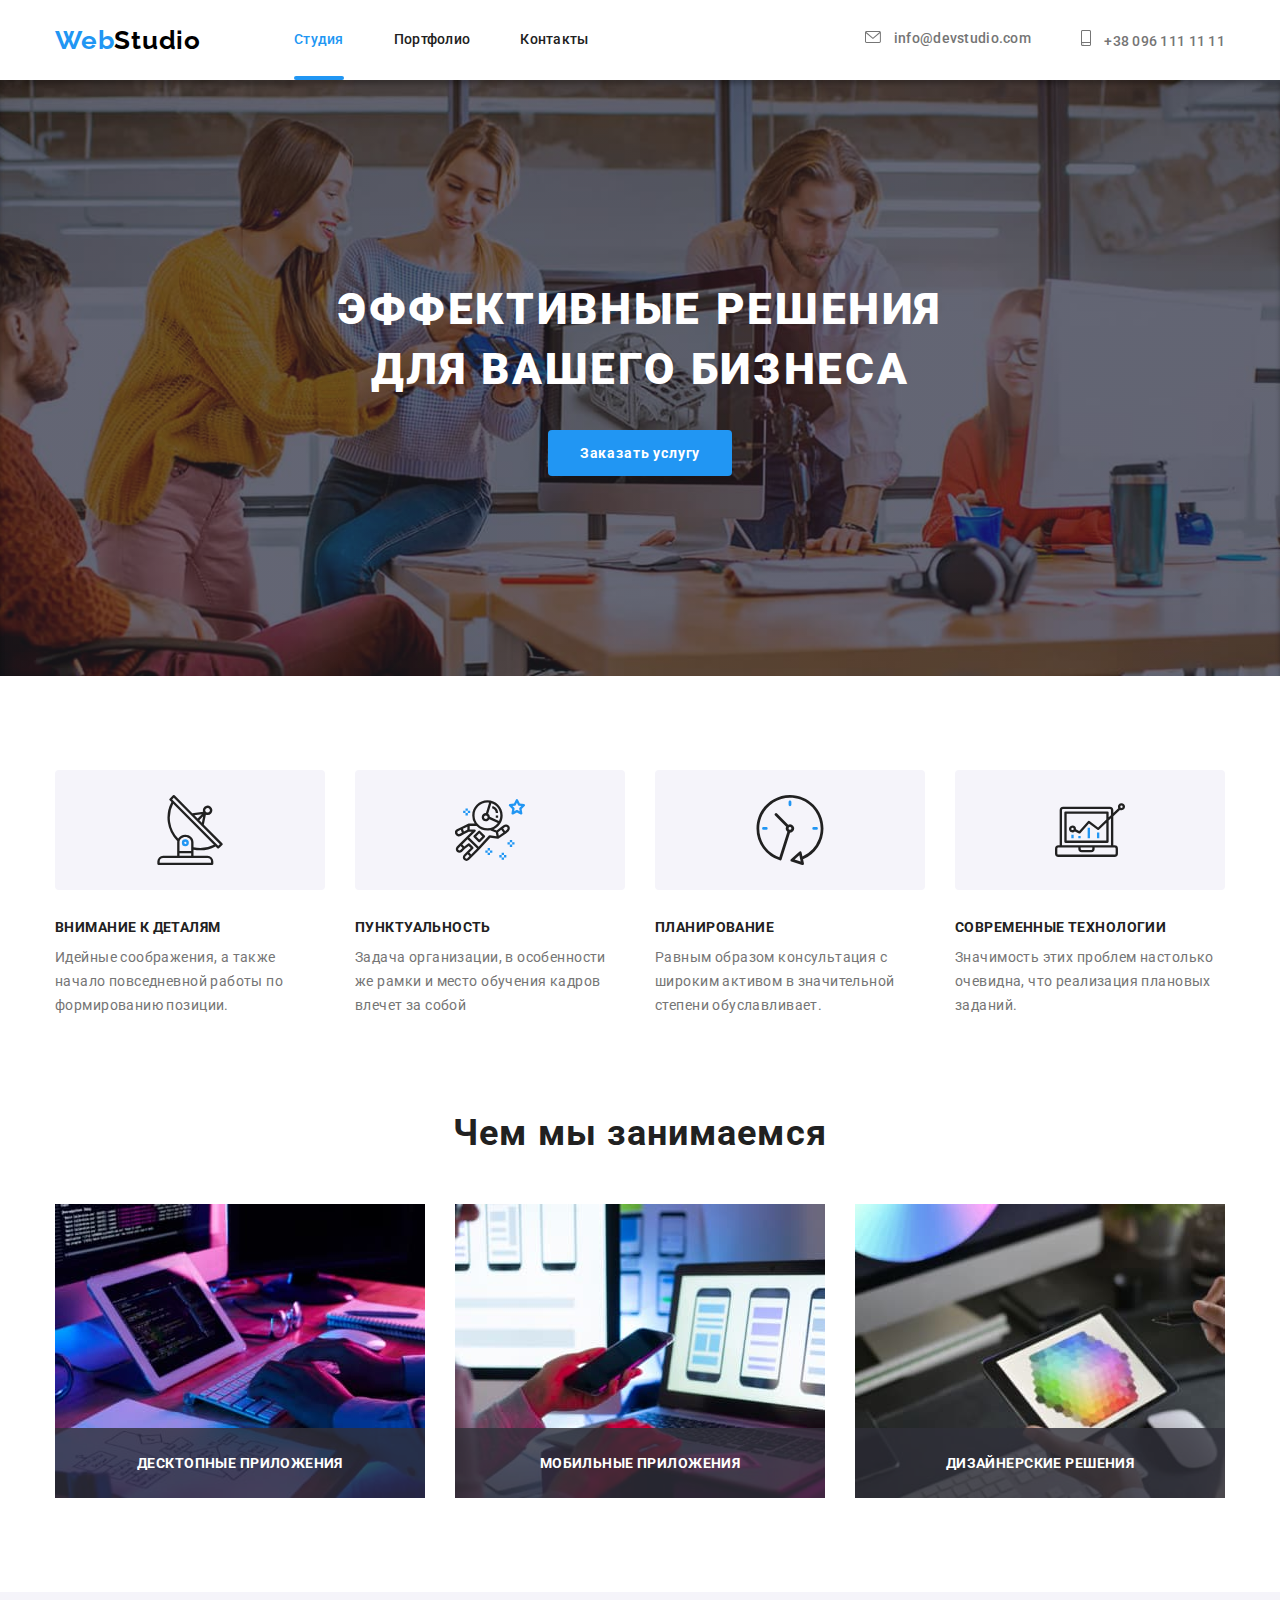
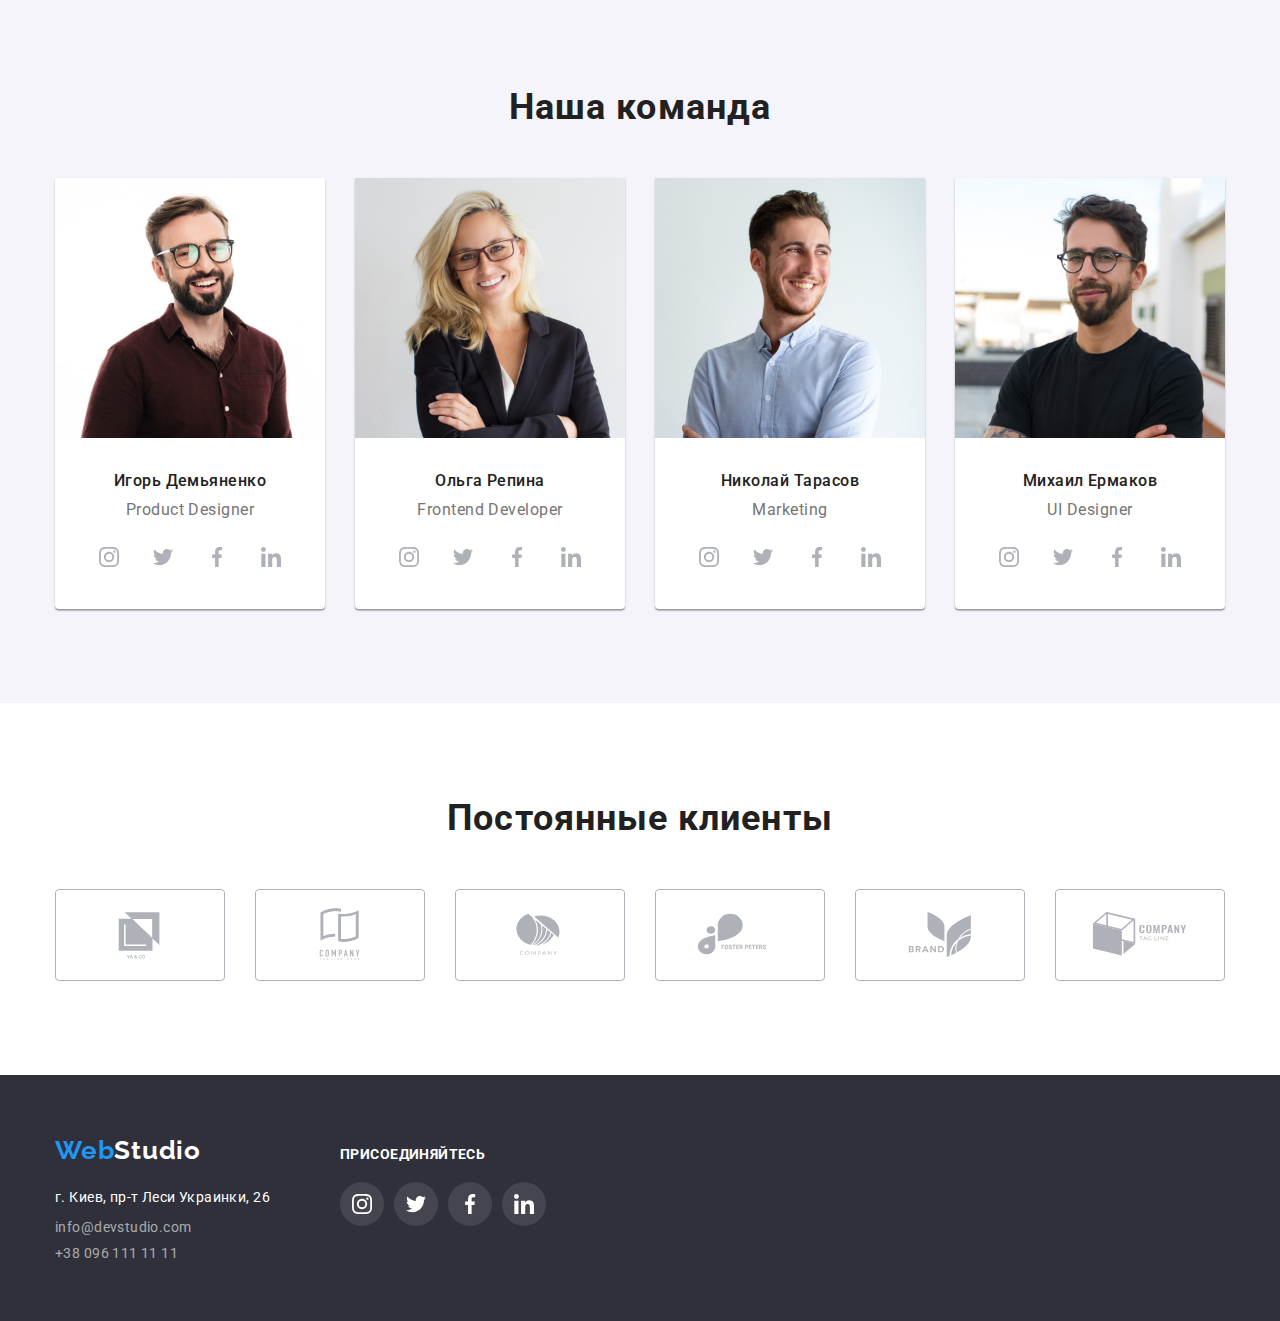
<file: index.html>
<!DOCTYPE html>
<html lang="ru">
  <head>
    <meta charset="UTF-8" />
    <meta http-equiv="X-UA-Compatible" content="IE=edge" />
    <meta name="viewport" content="width=device-width, initial-scale=1.0" />
    <!--fonts start-->
    <link rel="preconnect" href="https://fonts.googleapis.com" />
    <link rel="preconnect" href="https://fonts.gstatic.com" crossorigin />
    <link
      href="https://fonts.googleapis.com/css2?family=Raleway:wght@700&family=Roboto:wght@400;500;700;900&display=swap"
      rel="stylesheet"
    />
    <!--fonts end-->
    <!--normalise start-->
    <link
      rel="stylesheet"
      href="https://cdnjs.cloudflare.com/ajax/libs/modern-normalize/1.1.0/modern-normalize.min.css"
    />
    <!--normalise end-->
    <!--custom styles satrt-->
    <link rel="stylesheet" href="./CSS/styles.css" />
    <!--custom styles end-->
    <title>WebStudio - HomePage</title>
  </head>
  <body>
    <!--Шапка сайта-->
    <header class="header">
      <div class="container main-nav">
        <nav class="site-nav">
          <a class="link logo" href="./index.html" title="HomePage"> Web<span>Studio</span> </a>
          <ul class="list site-link">
            <li class="item"><a class="link current" href="./index.html">Студия</a></li>
            <li class="item"><a class="link" href="./portfolio.html">Портфолио</a></li>
            <li class="item"><a class="link" href="">Контакты</a></li>
          </ul>
        </nav>
        <ul class="list contact-link contact-flex">
          <li class="item">
            <a class="link" href="mailto:info@devstudio.com">
              <svg class="contact-linc-icon" height="12px" width="16px">
                <use href="./images/symbol-defs.svg#mail-icon"></use>
              </svg>
              info@devstudio.com
            </a>
          </li>
          <li class="item">
            <a class="link" href="tel:+380961111111">
              <svg class="contact-linc-icon" height="16px" width="10px">
                <use href="./images/symbol-defs.svg#tel-icon"></use>
              </svg>
              +38 096 111 11 11</a
            >
          </li>
        </ul>
      </div>
    </header>
    <main>
      <!--Герой-->
      <section class="hero">
        <h1 class="hero-title">Эффективные решения<br />для вашего бизнеса</h1>
        <button class="hero-btn" type="button" data-modal-open>Заказать услугу</button>
      </section>
      <!--Наши преимущества-->
      <section class="section">
        <div class="container">
          <h2 class="section-title features-section">Наши преимущества</h2>
          <ul class="list features flex-container">
            <li class="item flex-element">
              <div class="features-pic">
                <svg class="icon-features" width="70px" height="70px">
                  <use href="./images/symbol-defs.svg#antenna"></use>
                </svg>
              </div>
              <h3 class="features-title">Внимание к деталям</h3>
              <p class="about-features">
                Идейные соображения, а также начало повседневной работы по формированию позиции.
              </p>
            </li>
            <li class="item flex-element">
              <div class="features-pic">
                <svg class="icon-features" width="70px" height="70px">
                  <use href="./images/symbol-defs.svg#astronaut"></use>
                </svg>
              </div>
              <h3 class="features-title">Пунктуальность</h3>
              <p class="about-features">
                Задача организации, в особенности же рамки и место обучения кадров влечет за собой
              </p>
            </li>
            <li class="item flex-element">
              <div class="features-pic">
                <svg class="icon-features" width="70px" height="70px">
                  <use href="./images/symbol-defs.svg#clock"></use>
                </svg>
              </div>
              <h3 class="features-title">Планирование</h3>
              <p class="about-features">
                Равным образом консультация с широким активом в значительной степени обуславливает.
              </p>
            </li>
            <li class="item flex-element">
              <div class="features-pic">
                <svg class="icon-features" width="70px" height="70px">
                  <use href="./images/symbol-defs.svg#diagram"></use>
                </svg>
              </div>
              <h3 class="features-title">Современные технологии</h3>
              <p class="about-features">
                Значимость этих проблем настолько очевидна, что реализация плановых заданий.
              </p>
            </li>
          </ul>
        </div>
      </section>
      <!--Примеры работ-->
      <section class="section no-padding">
        <div class="container">
          <h2 class="section-title">Чем мы занимаемся</h2>
          <ul class="list flex-container">
            <li class="flex-element list-example">
              <img src="./images/box-1.jpg" alt="Пример работы 1" width="370" height="294" />
              <p class="example">Десктопные приложения</p>
            </li>
            <li class="flex-element list-example">
              <img src="./images/box-2.jpg" alt="Пример работы 2" width="370" height="294" />
              <p class="example">Мобильные приложения</p>
            </li>
            <li class="flex-element list-example">
              <img src="./images/box-3.jpg" alt="Пример работы 3" width="370" height="294" />
              <p class="example">Дизайнерские решения</p>
            </li>
          </ul>
        </div>
      </section>
      <!--Команда-->
      <section class="section command-item">
        <div class="container">
          <h2 class="section-title">Наша команда</h2>
          <ul class="list command flex-container">
            <li class="item flex-element">
              <img
                class="employee"
                src="./images/employee-1.jpg"
                alt="Сотрудник 1"
                width="270"
                height="260"
              />
              <div class="employee-description">
                <h3 class="command-title">Игорь Демьяненко</h3>
                <p class="command-role">Product Designer</p>
                <ul class="list social-link-list">
                  <li class="item social-link-item">
                    <a
                      class="social-link link"
                      href=""
                      target="_blank"
                      rel="noopener noreferrer"
                      aria-label="instagram"
                    >
                      <svg class="social-linc-icon" height="20px" width="20px">
                        <use href="./images/symbol-defs.svg#instagram"></use>
                      </svg>
                    </a>
                  </li>
                  <li class="item social-link-item">
                    <a
                      class="social-link link"
                      href=""
                      target="_blank"
                      rel="noopener noreferrer"
                      aria-label="twitter"
                    >
                      <svg class="social-linc-icon" height="20px" width="20px">
                        <use href="./images/symbol-defs.svg#twitter"></use>
                      </svg>
                    </a>
                  </li>
                  <li class="item social-link-item">
                    <a
                      class="social-link link"
                      href=""
                      target="_blank"
                      rel="noopener noreferrer"
                      aria-label="facebook"
                    >
                      <svg class="social-linc-icon" height="20px" width="20px">
                        <use href="./images/symbol-defs.svg#facebook"></use>
                      </svg>
                    </a>
                  </li>
                  <li class="item social-link-item">
                    <a
                      class="social-link link"
                      href=""
                      target="_blank"
                      rel="noopener noreferrer"
                      aria-label="linkedin"
                    >
                      <svg class="social-linc-icon" height="20px" width="20px">
                        <use href="./images/symbol-defs.svg#linkedin"></use>
                      </svg>
                    </a>
                  </li>
                </ul>
              </div>
            </li>
            <li class="item flex-element">
              <img
                class="employee"
                src="./images/employee-2.jpg"
                alt="Сотрудник 2"
                width="270"
                height="260"
              />
              <div class="employee-description">
                <h3 class="command-title">Ольга Репина</h3>
                <p class="command-role">Frontend Developer</p>
                <ul class="list social-link-list">
                  <li class="item social-link-item">
                    <a
                      class="social-link link"
                      href=""
                      target="_blank"
                      rel="noopener noreferrer"
                      aria-label="instagram"
                    >
                      <svg class="social-linc-icon" height="20px" width="20px">
                        <use href="./images/symbol-defs.svg#instagram"></use>
                      </svg>
                    </a>
                  </li>
                  <li class="item social-link-item">
                    <a
                      class="social-link link"
                      href=""
                      target="_blank"
                      rel="noopener noreferrer"
                      aria-label="twitter"
                    >
                      <svg class="social-linc-icon" height="20px" width="20px">
                        <use href="./images/symbol-defs.svg#twitter"></use>
                      </svg>
                    </a>
                  </li>
                  <li class="item social-link-item">
                    <a
                      class="social-link link"
                      href=""
                      target="_blank"
                      rel="noopener noreferrer"
                      aria-label="facebook"
                    >
                      <svg class="social-linc-icon" height="20px" width="20px">
                        <use href="./images/symbol-defs.svg#facebook"></use>
                      </svg>
                    </a>
                  </li>
                  <li class="item social-link-item">
                    <a
                      class="social-link link"
                      href=""
                      target="_blank"
                      rel="noopener noreferrer"
                      aria-label="linkedin"
                    >
                      <svg class="social-linc-icon" height="20px" width="20px">
                        <use href="./images/symbol-defs.svg#linkedin"></use>
                      </svg>
                    </a>
                  </li>
                </ul>
              </div>
            </li>
            <li class="item flex-element">
              <img
                class="employee"
                src="./images/employee-3.jpg"
                alt="Сотрудник 3"
                width="270"
                height="260"
              />
              <div class="employee-description">
                <h3 class="command-title">Николай Тарасов</h3>
                <p class="command-role">Marketing</p>
                <ul class="list social-link-list">
                  <li class="item social-link-item">
                    <a
                      class="social-link link"
                      href=""
                      target="_blank"
                      rel="noopener noreferrer"
                      aria-label="instagram"
                    >
                      <svg class="social-linc-icon" height="20px" width="20px">
                        <use href="./images/symbol-defs.svg#instagram"></use>
                      </svg>
                    </a>
                  </li>
                  <li class="item social-link-item">
                    <a
                      class="social-link link"
                      href=""
                      target="_blank"
                      rel="noopener noreferrer"
                      aria-label="twitter"
                    >
                      <svg class="social-linc-icon" height="20px" width="20px">
                        <use href="./images/symbol-defs.svg#twitter"></use>
                      </svg>
                    </a>
                  </li>
                  <li class="item social-link-item">
                    <a
                      class="social-link link"
                      href=""
                      target="_blank"
                      rel="noopener noreferrer"
                      aria-label="facebook"
                    >
                      <svg class="social-linc-icon" height="20px" width="20px">
                        <use href="./images/symbol-defs.svg#facebook"></use>
                      </svg>
                    </a>
                  </li>
                  <li class="item social-link-item">
                    <a
                      class="social-link link"
                      href=""
                      target="_blank"
                      rel="noopener noreferrer"
                      aria-label="linkedin"
                    >
                      <svg class="social-linc-icon" height="20px" width="20px">
                        <use href="./images/symbol-defs.svg#linkedin"></use>
                      </svg>
                    </a>
                  </li>
                </ul>
              </div>
            </li>
            <li class="item flex-element">
              <img
                class="employee"
                src="./images/employee-4.jpg"
                alt="Сотрудник 4"
                width="270"
                height="260"
              />
              <div class="employee-description">
                <h3 class="command-title">Михаил Ермаков</h3>
                <p class="command-role">UI Designer</p>
                <ul class="list social-link-list">
                  <li class="item social-link-item">
                    <a
                      class="social-link link"
                      href=""
                      target="_blank"
                      rel="noopener noreferrer"
                      aria-label="instagram"
                    >
                      <svg class="social-linc-icon" height="20px" width="20px">
                        <use href="./images/symbol-defs.svg#instagram"></use>
                      </svg>
                    </a>
                  </li>
                  <li class="item social-link-item">
                    <a
                      class="social-link link"
                      href=""
                      target="_blank"
                      rel="noopener noreferrer"
                      aria-label="twitter"
                    >
                      <svg class="social-linc-icon" height="20px" width="20px">
                        <use href="./images/symbol-defs.svg#twitter"></use>
                      </svg>
                    </a>
                  </li>
                  <li class="item social-link-item">
                    <a
                      class="social-link link"
                      href=""
                      target="_blank"
                      rel="noopener noreferrer"
                      aria-label="facebook"
                    >
                      <svg class="social-linc-icon" height="20px" width="20px">
                        <use href="./images/symbol-defs.svg#facebook"></use>
                      </svg>
                    </a>
                  </li>
                  <li class="item social-link-item">
                    <a
                      class="social-link link"
                      href=""
                      target="_blank"
                      rel="noopener noreferrer"
                      aria-label="linkedin"
                    >
                      <svg class="social-linc-icon" height="20px" width="20px">
                        <use href="./images/symbol-defs.svg#linkedin"></use>
                      </svg>
                    </a>
                  </li>
                </ul>
              </div>
            </li>
          </ul>
        </div>
      </section>
      <!--Клиенты-->
      <section class="clients section">
        <div class="container">
          <h2 class="section-title">Постоянные клиенты</h2>
          <ul class="list clients-list flex-container">
            <li class="item flex-element">
              <a class="client-link link" href="">
                <svg class="icon-clients" height="60px" width="106px">
                  <use href="./images/symbol-defs.svg#logo-1"></use>
                </svg>
              </a>
            </li>
            <li class="item flex-element">
              <a class="client-link link" href="">
                <svg class="icon-clients" height="60px" width="106px">
                  <use href="./images/symbol-defs.svg#logo-2"></use>
                </svg>
              </a>
            </li>
            <li class="item flex-element">
              <a class="client-link link" href="">
                <svg class="icon-clients" height="60px" width="106px">
                  <use href="./images/symbol-defs.svg#logo-3"></use>
                </svg>
              </a>
            </li>
            <li class="item flex-element">
              <a class="client-link link" href="">
                <svg class="icon-clients" height="60px" width="106px">
                  <use href="./images/symbol-defs.svg#logo-4"></use>
                </svg>
              </a>
            </li>
            <li class="item flex-element">
              <a class="client-link link" href="">
                <svg class="icon-clients" height="60px" width="106px">
                  <use href="./images/symbol-defs.svg#logo-5"></use>
                </svg>
              </a>
            </li>
            <li class="item flex-element">
              <a class="client-link link" href="">
                <svg class="icon-clients" height="60px" width="106px">
                  <use href="./images/symbol-defs.svg#logo-6"></use>
                </svg>
              </a>
            </li>
          </ul>
        </div>
      </section>
    </main>
    <!--Footer-->
    <footer class="footer">
      <div class="container">
        <div class="footer-contacts">
          <a class="link logo" href="./index.html" title="HomePage"> Web<span>Studio</span> </a>
          <address class="adds">г. Киев, пр-т Леси Украинки, 26</address>
          <ul class="list contact-link">
            <li class="footer-contact">
              <a class="link" href="mailto:info@devstudio.com">info@devstudio.com</a>
            </li>
            <li class="footer-contact">
              <a class="link" href="tel:+380961111111">+38 096 111 11 11</a>
            </li>
          </ul>
        </div>
        <div class="footer-social-link">
          <strong class="footer-title">присоединяйтесь</strong>
          <ul class="list footer-link-list">
            <li class="item footer-link-item">
              <a
                class="social-link link"
                href=""
                target="_blank"
                rel="noopener noreferrer"
                aria-label="instagram"
              >
                <svg class="social-linc-icon" height="20px" width="20px">
                  <use href="./images/symbol-defs.svg#instagram"></use>
                </svg>
              </a>
            </li>
            <li class="item footer-link-item">
              <a
                class="social-link link"
                href=""
                target="_blank"
                rel="noopener noreferrer"
                aria-label="twitter"
              >
                <svg class="social-linc-icon" height="20px" width="20px">
                  <use href="./images/symbol-defs.svg#twitter"></use>
                </svg>
              </a>
            </li>
            <li class="item footer-link-item">
              <a
                class="social-link link"
                href=""
                target="_blank"
                rel="noopener noreferrer"
                aria-label="facebook"
              >
                <svg class="social-linc-icon" height="20px" width="20px">
                  <use href="./images/symbol-defs.svg#facebook"></use>
                </svg>
              </a>
            </li>
            <li class="item footer-link-item">
              <a
                class="social-link link"
                href=""
                target="_blank"
                rel="noopener noreferrer"
                aria-label="linkedin"
              >
                <svg class="social-linc-icon" height="20px" width="20px">
                  <use href="./images/symbol-defs.svg#linkedin"></use>
                </svg>
              </a>
            </li>
          </ul>
        </div>
      </div>
    </footer>
    <!-- modal window start-->
    <div class="backdrop is-hidden" data-modal>
      <div class="modal">
        <button class="modal-btn" type="button" data-modal-close>
          <svg class="close-modal" height="18px" width="18px">
            <use href="./images/symbol-defs.svg#close-icon"></use>
          </svg>
        </button>
      </div>
    </div>
    <!-- modal window end-->
    <!-- JS start-->
    <script src="./js/modal.js"></script>
    <!-- JS end-->
  </body>
</html>
</file>
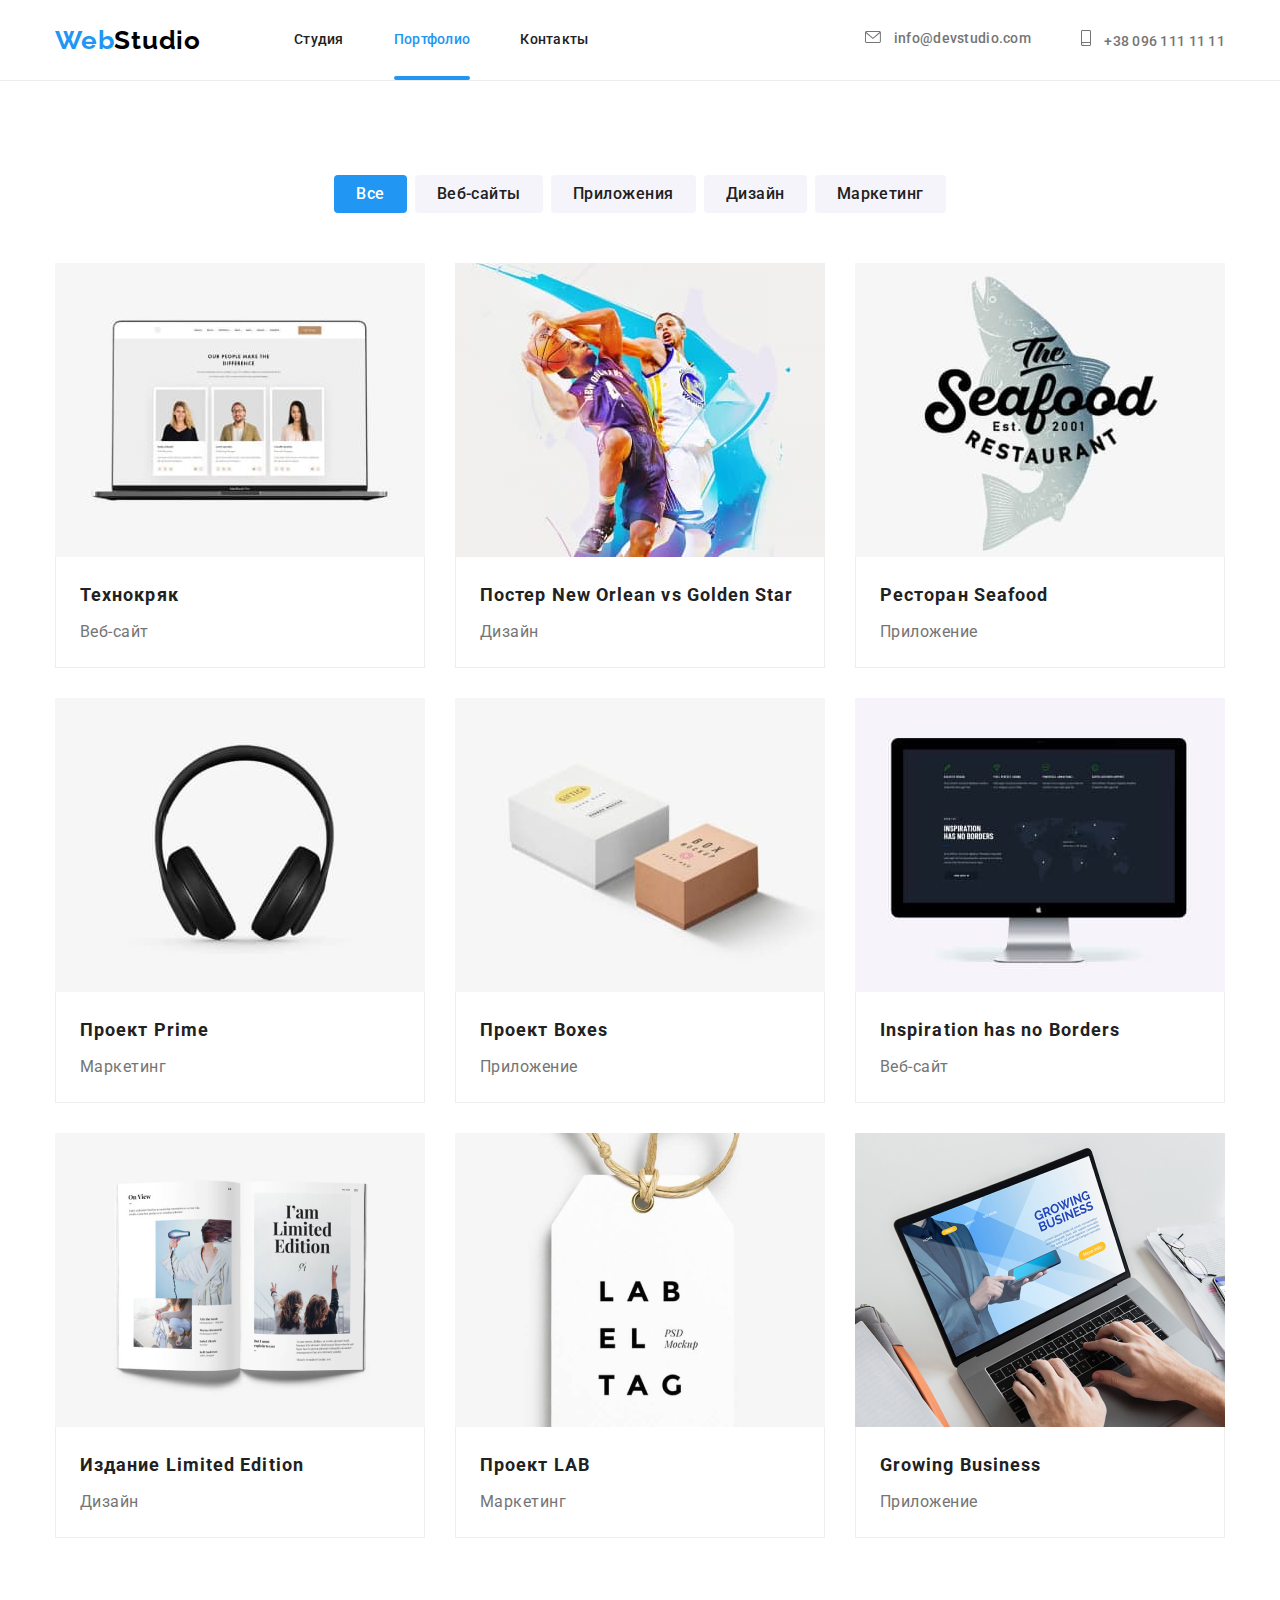
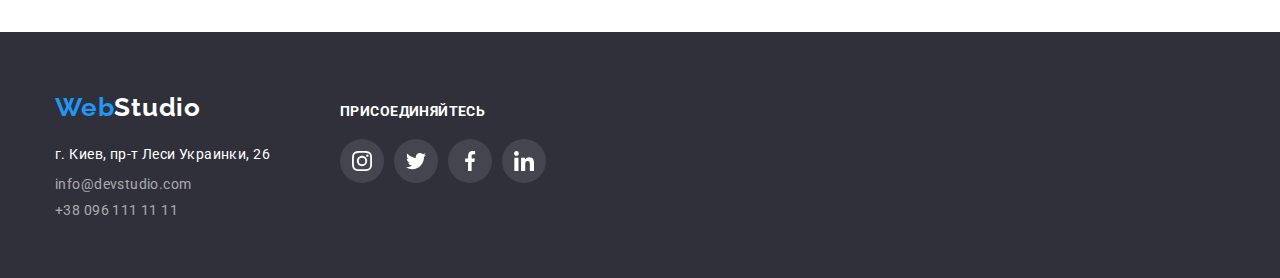
<file: portfolio.html>
<!DOCTYPE html>
<html lang="ru">
  <head>
    <meta charset="UTF-8" />
    <meta http-equiv="X-UA-Compatible" content="IE=edge" />
    <meta name="viewport" content="width=device-width, initial-scale=1.0" />
    <!--fonts start-->
    <link rel="preconnect" href="https://fonts.googleapis.com" />
    <link rel="preconnect" href="https://fonts.gstatic.com" crossorigin />
    <link
      href="https://fonts.googleapis.com/css2?family=Raleway:wght@700&family=Roboto:wght@400;500;700;900&display=swap"
      rel="stylesheet"
    />
    <!--fonts end-->
    <!--normalise start-->
    <link
      rel="stylesheet"
      href="https://cdnjs.cloudflare.com/ajax/libs/modern-normalize/1.1.0/modern-normalize.min.css"
    />
    <!--normalise end-->
    <!--custom styles satrt-->
    <link rel="stylesheet" href="./CSS/styles.css" />
    <!--custom styles end-->
    <title>Portfolio</title>
  </head>
  <body>
    <!--Шапка сайта-->
    <header class="header pf-header">
      <div class="container main-nav">
        <nav class="site-nav">
          <a class="link logo" href="./index.html" title="HomePage"> Web<span>Studio</span> </a>
          <ul class="list site-link">
            <li class="item"><a class="link" href="./index.html">Студия</a></li>
            <li class="item"><a class="link current" href="./portfolio.html">Портфолио</a></li>
            <li class="item"><a class="link" href="">Контакты</a></li>
          </ul>
        </nav>
        <ul class="list contact-link contact-flex">
          <li class="item">
            <a class="link" href="mailto:info@devstudio.com">
              <svg class="contact-linc-icon" height="12px" width="16px">
                <use href="./images/symbol-defs.svg#mail-icon"></use>
              </svg>
              info@devstudio.com
            </a>
          </li>
          <li class="item">
            <a class="link" href="tel:+380961111111">
              <svg class="contact-linc-icon" height="16px" width="10px">
                <use href="./images/symbol-defs.svg#tel-icon"></use>
              </svg>
              +38 096 111 11 11</a
            >
          </li>
        </ul>
      </div>
    </header>
    <!--герой-->
    <main>
      <!--Портфолио-->
      <section class="section">
        <div class="pf-container">
          <h1 class="pf-title">Портфолио</h1>
          <!--фильтры-->
          <ul class="list filter-flex">
            <li class="pf-item">
              <button class="portfolio-btn current" type="button">Все</button>
            </li>
            <li class="pf-item">
              <button class="portfolio-btn" type="button">Веб-сайты</button>
            </li>
            <li class="pf-item">
              <button class="portfolio-btn" type="button">Приложения</button>
            </li>
            <li class="pf-item">
              <button class="portfolio-btn" type="button">Дизайн</button>
            </li>
            <li class="pf-item">
              <button class="portfolio-btn" type="button">Маркетинг</button>
            </li>
          </ul>
          <!--Портфолио примеры работ-->
          <ul class="list flex-container">
            <li class="flex-element">
              <div class="pf-card">
                <img
                  class="img-example"
                  src="./images/portfolio/img-1.jpg"
                  alt="Пример веб-сайта"
                  width="370"
                  height="294"
                />
                <div class="pf-overlay is-hidden">
                  <p class="pf-description">
                    Ресурс предлагает комплексные предложения с разным уровнем функционала и
                    сервисов. Все это позволит посетителю получить исчерпывающие сведения о компании
                    или частном лице.
                  </p>
                </div>
              </div>
              <div class="example-descripion">
                <h2 class="example-title">Технокряк</h2>
                <p class="about-example">Веб-сайт</p>
              </div>
            </li>
            <li class="flex-element">
              <div class="pf-card">
                <img
                  class="img-example"
                  src="./images/portfolio/img-2.jpg"
                  alt="Пример Дизайна"
                  width="370"
                  height="294"
                />
                <div class="pf-overlay is-hidden">
                  <p class="pf-description">
                    Ресурс предлагает комплексные предложения с разным уровнем функционала и
                    сервисов. Все это позволит посетителю получить исчерпывающие сведения о компании
                    или частном лице.
                  </p>
                </div>
              </div>
              <div class="example-descripion">
                <h2 class="example-title">Постер New Orlean vs Golden Star</h2>
                <p class="about-example">Дизайн</p>
              </div>
            </li>
            <li class="flex-element">
              <div class="pf-card">
                <img
                  class="img-example"
                  src="./images/portfolio/img-3.jpg"
                  alt="Пример приложения"
                  width="370"
                  height="294"
                />
                <div class="pf-overlay is-hidden">
                  <p class="pf-description">
                    Ресурс предлагает комплексные предложения с разным уровнем функционала и
                    сервисов. Все это позволит посетителю получить исчерпывающие сведения о компании
                    или частном лице.
                  </p>
                </div>
              </div>
              <div class="example-descripion">
                <h2 class="example-title">Ресторан Seafood</h2>
                <p class="about-example">Приложение</p>
              </div>
            </li>
            <li class="flex-element">
              <div class="pf-card">
                <img
                  class="img-example"
                  src="./images/portfolio/img-4.jpg"
                  alt="Пример маркетинг"
                  width="370"
                  height="294"
                />
                <div class="pf-overlay is-hidden">
                  <p class="pf-description">
                    Ресурс предлагает комплексные предложения с разным уровнем функционала и
                    сервисов. Все это позволит посетителю получить исчерпывающие сведения о компании
                    или частном лице.
                  </p>
                </div>
              </div>
              <div class="example-descripion">
                <h2 class="example-title">Проект Prime</h2>
                <p class="about-example">Маркетинг</p>
              </div>
            </li>
            <li class="flex-element">
              <div class="pf-card">
                <img
                  class="img-example"
                  src="./images/portfolio/img-5.jpg"
                  alt="Пример приложения"
                  width="370"
                  height="294"
                />
                <div class="pf-overlay is-hidden">
                  <p class="pf-description">
                    Ресурс предлагает комплексные предложения с разным уровнем функционала и
                    сервисов. Все это позволит посетителю получить исчерпывающие сведения о компании
                    или частном лице.
                  </p>
                </div>
              </div>
              <div class="example-descripion">
                <h2 class="example-title">Проект Boxes</h2>
                <p class="about-example">Приложение</p>
              </div>
            </li>
            <li class="flex-element">
              <div class="pf-card">
                <img
                  class="img-example"
                  src="./images/portfolio/img-6.jpg"
                  alt="Пример веб-сайта"
                  width="370"
                  height="294"
                />
                <div class="pf-overlay is-hidden">
                  <p class="pf-description">
                    Ресурс предлагает комплексные предложения с разным уровнем функционала и
                    сервисов. Все это позволит посетителю получить исчерпывающие сведения о компании
                    или частном лице.
                  </p>
                </div>
              </div>
              <div class="example-descripion">
                <h2 class="example-title">Inspiration has no Borders</h2>
                <p class="about-example">Веб-сайт</p>
              </div>
            </li>
            <li class="flex-element">
              <div class="pf-card">
                <img
                  class="img-example"
                  src="./images/portfolio/img-7.jpg"
                  alt="Пример дизайна"
                  width="370"
                  height="294"
                />
                <div class="pf-overlay is-hidden">
                  <p class="pf-description">
                    Ресурс предлагает комплексные предложения с разным уровнем функционала и
                    сервисов. Все это позволит посетителю получить исчерпывающие сведения о компании
                    или частном лице.
                  </p>
                </div>
              </div>
              <div class="example-descripion">
                <h2 class="example-title">Издание Limited Edition</h2>
                <p class="about-example">Дизайн</p>
              </div>
            </li>
            <li class="flex-element">
              <div class="pf-card">
                <img
                  class="img-example"
                  src="./images/portfolio/img-8.jpg"
                  alt="Пример маркетинг"
                  width="370"
                  height="294"
                />
                <div class="pf-overlay is-hidden">
                  <p class="pf-description">
                    Ресурс предлагает комплексные предложения с разным уровнем функционала и
                    сервисов. Все это позволит посетителю получить исчерпывающие сведения о компании
                    или частном лице.
                  </p>
                </div>
              </div>
              <div class="example-descripion">
                <h2 class="example-title">Проект LAB</h2>
                <p class="about-example">Маркетинг</p>
              </div>
            </li>
            <li class="flex-element">
<div class="pf-card">
                <img
                class="img-example"
                src="./images/portfolio/img-9.jpg"
                alt="Пример приложения"
                width="370"
                height="294"
              />
              <div class="pf-overlay is-hidden">
                <p class="pf-description">
                  Ресурс предлагает комплексные предложения с разным уровнем функционала и сервисов.
                  Все это позволит посетителю получить исчерпывающие сведения о компании или частном
                  лице.
                </p>
              </div>
</div>
              <div class="example-descripion">
                <h2 class="example-title">Growing Business</h2>
                <p class="about-example">Приложение</p>
              </div>
            </li>
          </ul>
        </div>
      </section>
    </main>
    <!--Footer-->
    <footer class="footer">
      <div class="container">
        <div class="footer-contacts">
          <a class="link logo" href="./index.html" title="HomePage"> Web<span>Studio</span> </a>
          <address class="adds">г. Киев, пр-т Леси Украинки, 26</address>
          <ul class="list contact-link">
            <li class="footer-contact">
              <a class="link" href="mailto:info@devstudio.com">info@devstudio.com</a>
            </li>
            <li class="footer-contact">
              <a class="link" href="tel:+380961111111">+38 096 111 11 11</a>
            </li>
          </ul>
        </div>
        <div class="footer-social-link">
          <strong class="footer-title">присоединяйтесь</strong>
          <ul class="list footer-link-list">
            <li class="item footer-link-item">
              <a
                class="social-link link"
                href=""
                target="_blank"
                rel="noopener noreferrer"
                aria-label="instagram"
              >
                <svg class="social-linc-icon" height="20px" width="20px">
                  <use href="./images/symbol-defs.svg#instagram"></use>
                </svg>
              </a>
            </li>
            <li class="item footer-link-item">
              <a
                class="social-link link"
                href=""
                target="_blank"
                rel="noopener noreferrer"
                aria-label="twitter"
              >
                <svg class="social-linc-icon" height="20px" width="20px">
                  <use href="./images/symbol-defs.svg#twitter"></use>
                </svg>
              </a>
            </li>
            <li class="item footer-link-item">
              <a
                class="social-link link"
                href=""
                target="_blank"
                rel="noopener noreferrer"
                aria-label="facebook"
              >
                <svg class="social-linc-icon" height="20px" width="20px">
                  <use href="./images/symbol-defs.svg#facebook"></use>
                </svg>
              </a>
            </li>
            <li class="item footer-link-item">
              <a
                class="social-link link"
                href=""
                target="_blank"
                rel="noopener noreferrer"
                aria-label="linkedin"
              >
                <svg class="social-linc-icon" height="20px" width="20px">
                  <use href="./images/symbol-defs.svg#linkedin"></use>
                </svg>
              </a>
            </li>
          </ul>
        </div>
      </div>
    </footer>
  </body>
</html>
</file>
<file: CSS/styles.css>
:root{
/*fonts*/
--main-font: "Roboto";
--secondary-font: "Raleway";

/*text colors*/
--main-color: #757575;
--dark-color: #212121;
--light-color: #FFFFFF;
--accent-color: #2196F3;
--hero-footer-color: #2F303A;
/*bg-colors*/

/*others*/
--items: 3;
--indent: 30px;
}

body{
    background-color: #FFFFFF;
    color: var(--main-color);
    font-family: var(--main-font);
    font-size: 14px;
}
/* common styles start */
.list{
    list-style: none;
    margin: 0;
    padding: 0;
}
.link{
    text-decoration: none;
}

.container {
    width: 1200px;
    margin: 0 auto;
    padding-left: 15px;
    padding-right: 15px;
}
/*section start*/
.section {  
    padding-top: 94px;
    padding-bottom: 94px;
}

/*header start*/
.main-nav,
.site-nav{
    display: flex;
    align-items: center;
}
.header .link.logo,
.footer .link.logo{
    font-family: 'Raleway';
    font-style: normal;
    font-weight: 700;
    font-size: 26px;
    line-height: 1.19;
    letter-spacing: 0.03em;
    color: var(--accent-color);
    }
.header .link.logo{
    margin-right: 93px;
}
.header .link{
    font-style: normal;
    font-weight: 500;
    font-size: 14px;
    line-height: 1.14;
    letter-spacing: 0.02em;
    transition: color 250ms cubic-bezier(0.4, 0, 0.2, 1), background-color 250ms cubic-bezier(0.4, 0, 0.2, 1), transform 250ms cubic-bezier(0.4, 0, 0.2, 1);
}

.site-link .link{
    position: relative;

    display: block;
    padding-top: 32px;
    padding-bottom: 32px;

    color: var(--dark-color);
  
}

.site-link .current.link::after {
    content:'';

    position: absolute;
    left: 0 px;
    bottom: 0 px;

    display:block;
    width: 100%;
    height: 4px;
    border-radius: 2px;

    transform: translateY(28px);
    
    background: var(--accent-color);
}

.site-link .link:hover::after,
.site-link .link:focus::after{
    content: '';
    
    position: absolute;
    left: 0 px;
    bottom: 0 px;
    
    display: block;
    width: 100%;
    height: 4px;
    border-radius: 2px;

    transform: translateY(28px);
    
    background: var(--accent-color);
}

.contact-link .link{
    color: var(--main-color);
}
.link:hover,
.link:focus {
    color: var(--accent-color);
    cursor: pointer;
    transform: scale(1.1);
}
span{
    color: #000000;
}
.site-link .current {
    color: var(--accent-color);
}
.site-link{
    display: flex;
}
.site-link>.item:not(:last-child),
.contact-flex>.item:not(:last-child){
    margin-right: 50px;
}
.contact-flex{
    display: flex;
    margin-left: auto;
}
/*header end*/

/* START 
Сетка на Flex-box*/
.flex-container {
    display: flex;
    flex-wrap: wrap;
    margin: calc(-1 * var(--indent) / 2);
}

.flex-element {
    flex-basis: calc((100% - var(--indent) * var(--items)) / var(--items));
    margin: calc(var(--indent) / 2);
    box-sizing: border-box;
}

/* Сетка на Flex-box
    END              */

/*hero start*/
.hero{
    max-width: 1600px;
    margin-left: auto;
    margin-right: auto;
    background-color: var(--hero-footer-color);
    background-image: linear-gradient(to right, rgba(47, 48, 58, 0.4), rgba(47, 48, 58, 0.4)), url(../images/hero-bg.jpg);
    text-align: center;
    padding-top: 200px;
    padding-bottom: 200px;
    background-repeat: no-repeat;
    background-position: center;
    background-size: cover;
    box-shadow: inset 0px 4px 4px rgba(0, 0, 0, 0.25);
}

.hero-title{
    margin-top: 0;
    margin-bottom: 30px;
    font-style: normal;
    font-weight: 900;
    font-size: 44px;
    line-height: 1.36;
    letter-spacing: 0.06em;
    text-transform: uppercase;
    color: var(--light-color);
}
.hero-btn {
    padding-top: 10px;
    padding-bottom: 10px;
    padding-left: 32px;
    padding-right: 32px;
    font-size: var(--main-font);
    font-weight: 700;
    line-height: 1.88;
    align-items: center;
    text-align: center;
    letter-spacing: 0.06em;
    background-color: var(--accent-color);
    color: var(--light-color);
    border-radius: 4px;
    border: 0; 
    cursor: pointer;
    transform: scale(1);
    transition: transform 250ms cubic-bezier(0.4, 0, 0.2, 1);
}
.hero-btn:hover,
.hero-btn:focus{
    background-color: #188CE8;
    transform: scale(1.5);
}
/*hero end*/
/*section start*/
.section-title{
    margin-top: 0;
    margin-bottom: 50px;
    font-style: normal;
    font-weight: 700;
    font-size: 36px;
    line-height: 1.17;
    text-align: center;
    letter-spacing: 0.03em;
    color: var(--dark-color);
}
.features-title{
    margin-top: 0px;
    margin-bottom: 10px;
    font-style: normal;
    font-weight: 700;
    font-size: 14px;
    line-height: 1.14;
    letter-spacing: 0.03em;
    text-transform: uppercase;
    color: var(--dark-color);
}
.about-features{
    margin-top: 0px;
    margin-bottom: 0px;
    font-style: normal;
    font-weight: 400;
    font-size: 14px;
    line-height: 1.71;
    letter-spacing: 0.03em;
    color: var(--main-color);
}
.features-section,
.pf-title{
    margin-top: 0px;
    margin-bottom: 0px;
    display: none;
}

.features-pic{
    height: 120px;
    width: 270px;
    margin-bottom: 30px;
    display: flex;
    justify-content: center;
    align-items: center;
    background-color: #F5F4FA;
    border-radius: 4px;
}

.list-example {
    position: relative;
    display: flex;
}

.example {
    display: flex;
    position: absolute;
    bottom: 0;
    left: 0;

    margin: 0;
    padding: 0;
    width: 370px;
    height: 70px;
    align-items: center;
    justify-content: center;

    color: var(--light-color);
    font-family: var(--main-font);
    font-style: normal;
    font-weight: 700;
    font-size: 14px;
    line-height: 16px;
    text-align: center;
    letter-spacing: 0.03em;
    text-transform: uppercase;

    background-color: rgba(47, 48, 58, 0.8);
}


.no-padding{
    padding-top: 0px;
}
.employee-description{
    padding-top: 30px;
    padding-bottom: 30px;
}
.command-title{
    margin-top: 0px;
    margin-bottom: 10px;
    font-weight: 500;
    color: var(--dark-color);
}
.command-role{
    margin-top: 0px;
    margin-bottom: 16px;
    font-weight: 400;;
    color: var(--main-color);
}
.command-title,
.command-role{
    font-style: normal;
    font-size: 16px;
    line-height: 1.19;
    text-align: center;
    letter-spacing: 0.03em;
}
.command-item{
    padding-top: 94px;
    background-color: #F5F4FA;
}

.list.command,
.list.features {
    --items: 4;
}

.command>.item{
    box-shadow: 0px 1px 3px rgba(0, 0, 0, 0.12), 0px 1px 1px rgba(0, 0, 0, 0.14), 0px 2px 1px rgba(0, 0, 0, 0.2);
    border-radius: 0px 0px 4px 4px;
    background-color: var(--light-color);
}


.contact-linc-icon{
    margin-right: 10px;
    fill: currentColor;
    display: inline-block;
    align-items: center;

}

.social-link-list,
.header.contact-link .link,
.footer-link-list{
    display:flex;
    align-items: center;
    justify-content: center;
}
.social-link-item:not(:last-child),
.footer-link-item:not(:last-child){
    margin-right: 10px;
}


.social-link{
    display: flex;
    align-items: center;
    justify-content: center;
    height: 44px;
    width: 44px;
    border-radius: 50%;
    background-color: var(--light-color);
    fill:#AFB1B8;
    transition: color 250ms cubic-bezier(0.4, 0, 0.2, 1), background-color 250ms cubic-bezier(0.4, 0, 0.2, 1), transform 250ms cubic-bezier(0.4, 0, 0.2, 1);
}

.footer .social-link{
    background-color: rgba(255, 255, 255, 0.1);
    fill:var(--light-color)
}

.social-link:hover .social-linc-icon,
.social-link:focus .social-linc-icon{
fill: var(--light-color);
}
.social-link:hover,
.social-link:focus {
    background-color: var(--accent-color);
    transform: scale(1.4);
}



.list.flex.item{
    padding-top: 50px;
    padding-bottom: 94px;
}

.clients-list{
    --items:6;
}


.client-link {
    display: flex;
    justify-content: center;
    align-items: center;
    width: 170px;
    height: 92px;
    border: 1px solid #afb1b8;
    border-radius: 4px;
    color: #AFB1B8;
        transition: color 250ms cubic-bezier(0.4, 0, 0.2, 1), transform 250ms cubic-bezier(0.4, 0, 0.2, 1);
    }

.client-link:hover,
.client-link:focus  {
    border: 1px solid var(--accent-color);
    color: var(--accent-color);
        transform: scale(1.3);
}

.icon-clients{
    fill: currentColor;
}


/*footer start*/
.footer {
    padding-top: 60px;
    padding-bottom: 60px;
    background-color: var(--hero-footer-color);
}

.footer .container{
    display: flex;
    align-items: baseline;
}

.footer .link{
    font-weight: 400;
    line-height: 1.19;
    letter-spacing: 0.03em;
    color: rgba(255, 255, 255, 0.6);
}
.footer-title{
    font-family: var(--main-font);
    font-style: normal;
    font-weight: 700;
    font-size: 14px;
    line-height: 16px;
    letter-spacing: 0.03em;
    text-transform: uppercase;
    color: var(--light-color);
}

.footer-link-list {
    margin-top: 20px;
}
.adds{
    margin-bottom: 9px;
    font-style: normal;
    font-weight: 400;
    font-size: 14px;
    line-height: 1.71;
    letter-spacing: 0.03em;
    color: var(--light-color);
}
.footer .logo span{
    color: var(--light-color);
}
.footer .logo{

    margin-bottom: 20px;
    display: flex;
}
.footer-contact:not(:last-child){
margin-bottom: 9px;
}

.footer-contacts {
    margin-right: 70px;
}

/*footer end*/
.portfolio-btn{
    padding-top: 6px;
    padding-bottom: 6px;
    padding-left: 22px;
    padding-right: 22px;
    font-family: var(--main-font);
    font-weight: 500;
    font-size: 16px;
    line-height: 1.62;
    text-align: center;
    letter-spacing: 0.03em;
    cursor: pointer;
    color: var(--dark-color);
    background-color: #F5F4FA;
    border-radius: 4px;
    border: 0;

    transition: color 250ms cubic-bezier(0.4, 0, 0.2, 1), background-color 250ms cubic-bezier(0.4, 0, 0.2, 1);
    
}

.list.filter-flex{
    margin-bottom: 50px;
}
.pf-header{
    border-bottom: 1px solid #ECECEC;
}
.pf-item:not(:last-child){
    margin-right: 8px;
}
.portfolio-btn:hover,
.portfolio-btn:focus{
    color: var(--light-color);
    background-color: var(--accent-color);
    box-shadow: 0px 3px 1px rgba(0, 0, 0, 0.1), 0px 1px 2px rgba(0, 0, 0, 0.08), 0px 2px 2px rgba(0, 0, 0, 0.12);
    transform: color;
}
.portfolio-btn.current{
    background-color: var(--accent-color);
    color: var(--light-color);
}
.pf-container{
    width: 1200px;
    padding-left: 15px;
    padding-right: 15px;
    margin-left: auto;
    margin-right: auto;
}

.pf-container .flex-element:hover,
.pf-container .flex-element:focus{
    box-shadow: 0px 1px 1px rgba(0, 0, 0, 0.12), 0px 4px 4px rgba(0, 0, 0, 0.06), 1px 4px 6px rgba(0, 0, 0, 0.16);
}


.filter-flex{
    display: flex;
    justify-content: center;
}

.pf-card{
    overflow: hidden;
    display: flex;
    position: relative;
    
}

.pf-overlay{
    position: absolute;
    top: 0;
    left: 0;
    width: 100%;
    height: 100%;

    transform: translateY(101%);
    
    display: flex;
    align-items: center;
    justify-content: center;

    
    padding-top: 62px;
    padding-bottom: 62px;
    padding-left: 24px;
    padding-right: 24px;

    background-color: rgba(33, 150, 243, 0.9);

    transition: transform 250ms cubic-bezier(0.4, 0, 0.2, 1);

}


.pf-container .flex-element:hover .pf-overlay,
.pf-container .flex-element:focus .pf-overlay {
    transform: translateY(0);
}

.pf-description{
    margin: 0;
    font-family: var(--main-font);
    font-style: normal;
    font-weight: 400;
    font-size: 18px;
    line-height: 1.56;
    
    letter-spacing: 0.03em;
    
    color: var(--light-color);
}

.example-descripion{
    display: block;
    padding-top: 20px;
    padding-bottom: 20px;
    padding-left: 24px;
    padding-right: 24px;
    border-right: 1px solid #EEEEEE;
    border-left: 1px solid #EEEEEE;
    border-bottom: 1px solid #EEEEEE;

}

.example-title{
    margin-top: 0px;
    margin-bottom: 4px;
    font-style: normal;
    font-weight: 700;
    font-size: 18px;
    line-height: 2;
    letter-spacing: 0.06em;
    color: var(--dark-color);

}
.about-example{
    margin-top: 0px;
    margin-bottom: 0px;
    font-style: normal;
    font-weight: 400;
    font-size: 16px;
    line-height: 1.88;
    letter-spacing: 0.03em;
    color: var(--main-color);
}

/*modal window start*/
.backdrop{
    position: fixed;
    top: 0px;
    left: 0px;
    width: 100%;
    height: 100%;
    opacity: 1;
    background-color: rgba(0, 0, 0, 0.1);

    transition: opacity 250ms cubic-bezier(0.4, 0, 0.2, 1);
}

.backdrop.is-hidden{
    opacity: 0;
    pointer-events: none;
}

.backdrop.is-hidden .modal{
    transform: translate(-50%, -50%) scale(0.1);
}

.modal{
    position: absolute;
    top: 50%;
    left: 50%;
    transform: translate(-50%, -50%) scale(1);

    width: 528px;
    height: 581px;
    padding-top: 40px;
    padding-bottom: 40px;
    padding-left: 40px;
    padding-right: 40px;

    background-color: var(--light-color);
    box-shadow: 0px 4px 4px rgba(0, 0, 0, 0.25);

    transition: transform 250ms cubic-bezier(0.4, 0, 0.2, 1);
}

.modal-btn
{
    position: absolute;
    top: 8px;
    right: 8px;
      
    display: flex;
    align-items: center;
    justify-content: center;
    width: 30px;
    height: 30px;
    padding: 0;
    
    border: 1px solid rgba(0, 0, 0, 0.1);
    border-radius: 50%;
    background-color: var(--light-color);
    cursor: pointer;
    transition: transform 250ms cubic-bezier(0.4, 0, 0.2, 1);
}

.modal-btn:hover,
.modal-btn:focus{
    transform: scale(1.5);
}

.close-modal{
margin: 6px;
}
</file>
